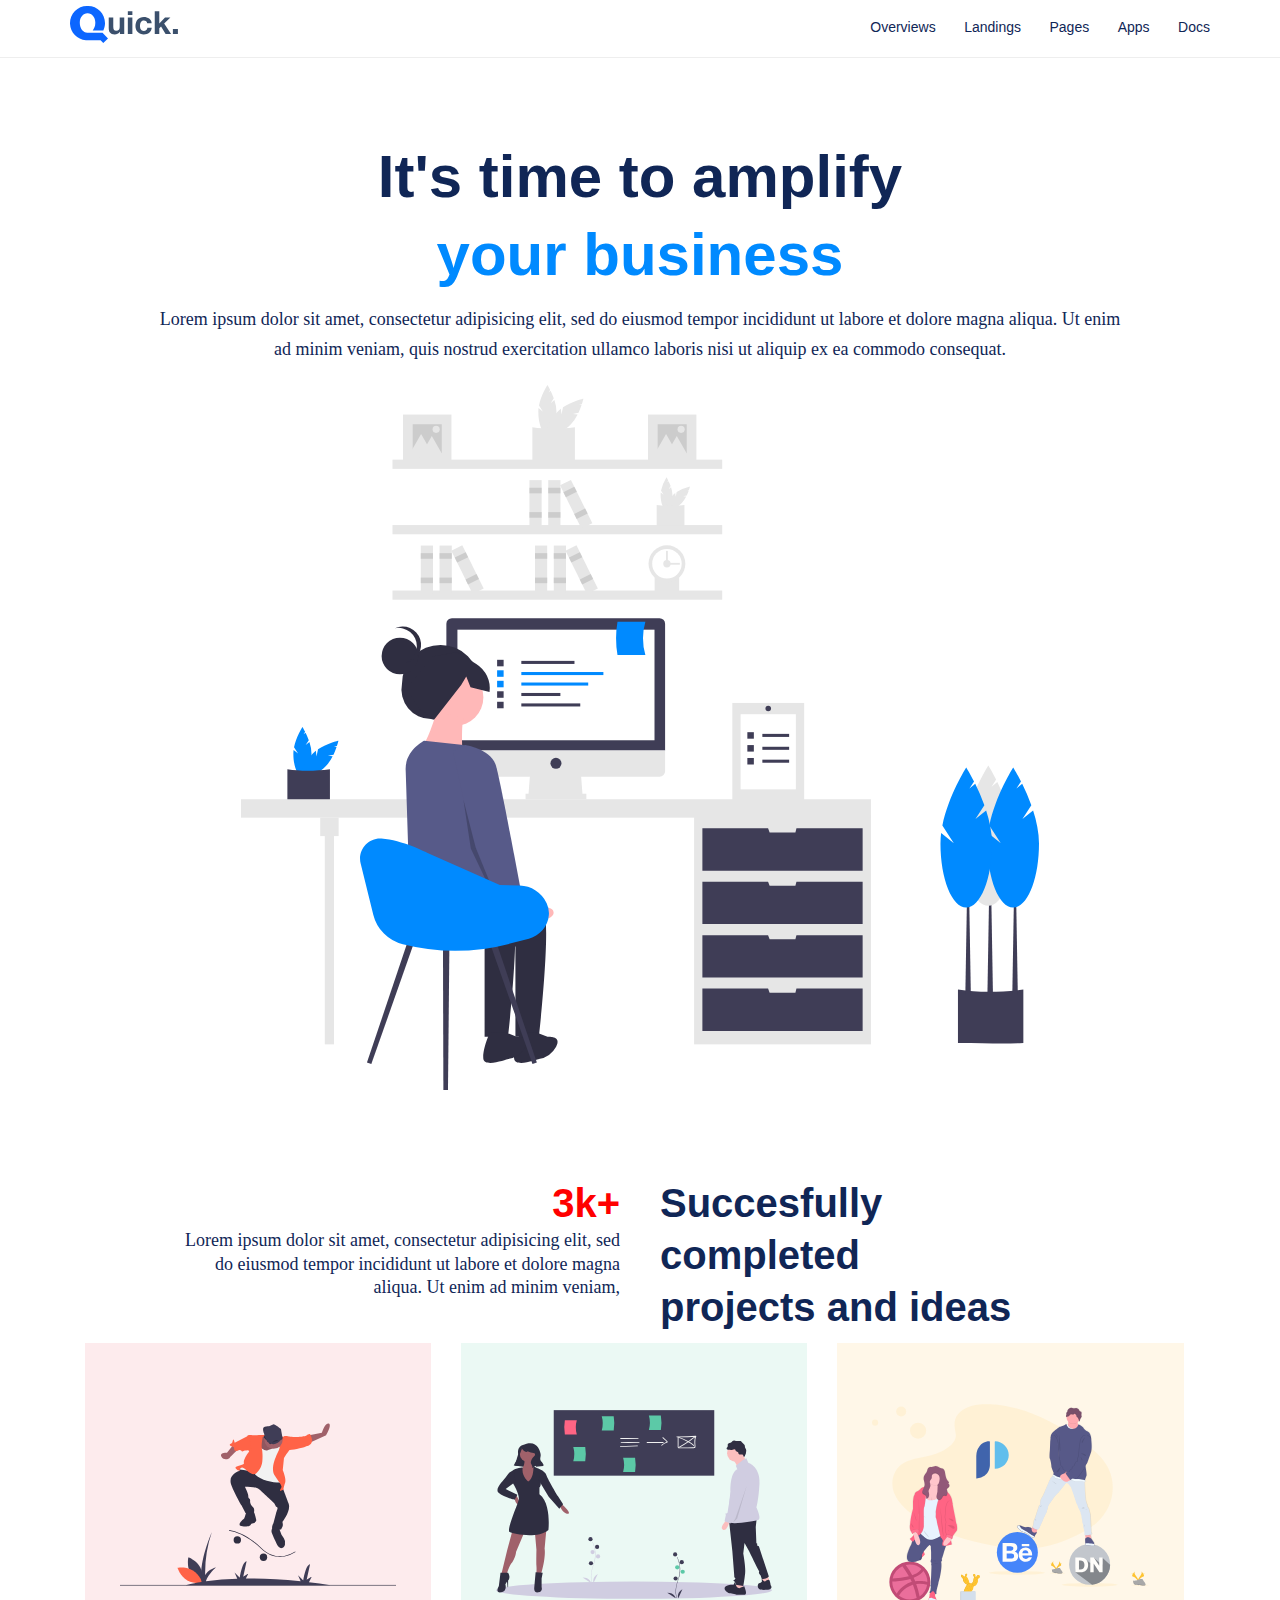
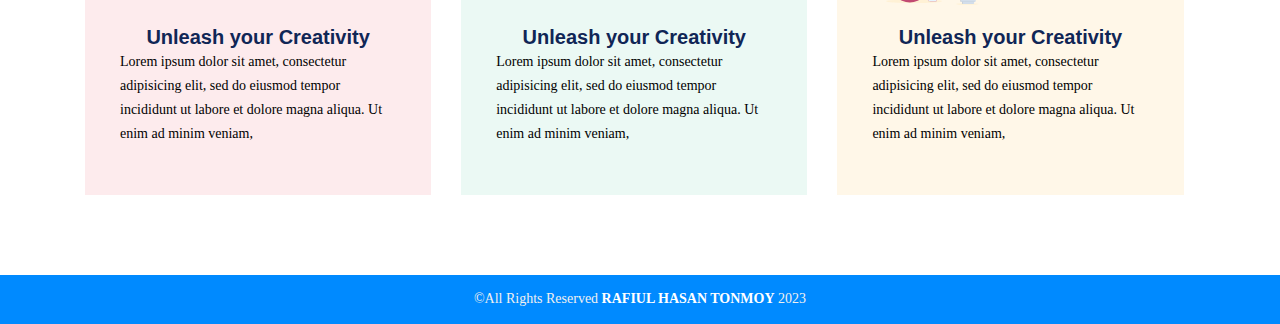
<file: index.html>
<!DOCTYPE html>
<html>
<head>
	<meta charset="utf-8">
	<meta name="viewport" content="width=device-width, initial-scale=1">
	<title>Home | Page</title>
	<!--Css linking here  -->
	<link rel="stylesheet" type="text/css" href="style.css">
</head>
<body>
	<!-- Header Start -->
	<header class="header">
		<div class="container"> 
			<div class="row">
				<div class="col-6" >
					<a href="index.html" class="logo">
						<img src="dark.svg">
					</a>
				</div>
				<div class="col-6">
					<ul>
						<a href="#"><li>Overviews</li></a>
						<a href="landing.html"><li>Landings</li></a>
						<a href="#"><li>Pages</li></a>
						<a href="#"><li>Apps</li></a>
						<a href="#"><li>Docs</li></a>
					</ul>		
				</div>
			</div>
		</div>
	</header>
	<!-- Header End -->
	<!-- Banner Start -->
	<section class="banner">
		<div class="container">
			<div class="row">
				<div class="col-12">
					<h1>It's time to amplify <br> <span> your business</span> </h1>
					<p> Lorem ipsum dolor sit amet, consectetur adipisicing elit, sed do eiusmod
					tempor incididunt ut labore et dolore magna aliqua. Ut enim ad minim veniam,
					quis nostrud exercitation ullamco laboris nisi ut aliquip ex ea commodo
					consequat. 
					</p>
					<img src="illustration-1.svg" class="banner-image">
				</div>
			</div>
		</div>
		
	</section>
	<!-- Banner End -->
	<!-- line2 start -->


	<section class="line2">
		<div class="container">
			<div class="row">
				<div class="col-6">
					<div class="leftside">
					<h1 >3k+</h1>
					<p >Lorem ipsum dolor sit amet, consectetur adipisicing elit, sed do eiusmod
					tempor incididunt ut labore et dolore magna aliqua. Ut enim ad minim veniam,
					</p>
				</div>
				</div>	
				<div class="col-6">
					<div class="rightside">
						<h1>Succesfully <br>completed <br> projects and ideas </h1>
					</div>
				</div>			
			</div>
		</div>
	</section>


	<!-- line2 end -->

	<!-- pics3 start -->
	<section class="pics3">
		<div class="container">
			<div class="row">
				<div class="col-4">
					<div class="leftpic">
						<img src="illustration-5.svg">
						<h4>Unleash your Creativity</h4>
						<p>Lorem ipsum dolor sit amet, consectetur adipisicing elit, sed do eiusmod
						tempor incididunt ut labore et dolore magna aliqua. Ut enim ad minim veniam,
						</p>
					</div>
				</div>
				<div class="col-4">
					<div class="midpic">
						<img src="illustration-6.svg">
						<h4>Unleash your Creativity</h4>
						<p>Lorem ipsum dolor sit amet, consectetur adipisicing elit, sed do eiusmod
						tempor incididunt ut labore et dolore magna aliqua. Ut enim ad minim veniam,
						</p>
					</div>
				</div>
				<div class="col-4">
					<div class="rightpic">
						<img src="illustration-7.svg">
						<h4>Unleash your Creativity</h4>
						<p>Lorem ipsum dolor sit amet, consectetur adipisicing elit, sed do eiusmod
						tempor incididunt ut labore et dolore magna aliqua. Ut enim ad minim veniam,
						</p>
					</div>
				</div>			
			</div>
		</div>
	</section>
	<!-- pics3 end -->
	<!--Footer Start  -->
	<footer class="footer">
		<div class="container">
			<div class="row">
				<div class="col-12">
					<p> &copy;All Rights Reserved <span>Rafiul Hasan Tonmoy</span> 2023</p>
				</div>
			</div>
		</div>
	</footer>
	<!-- Footer End -->

</body>
</html>
</file>
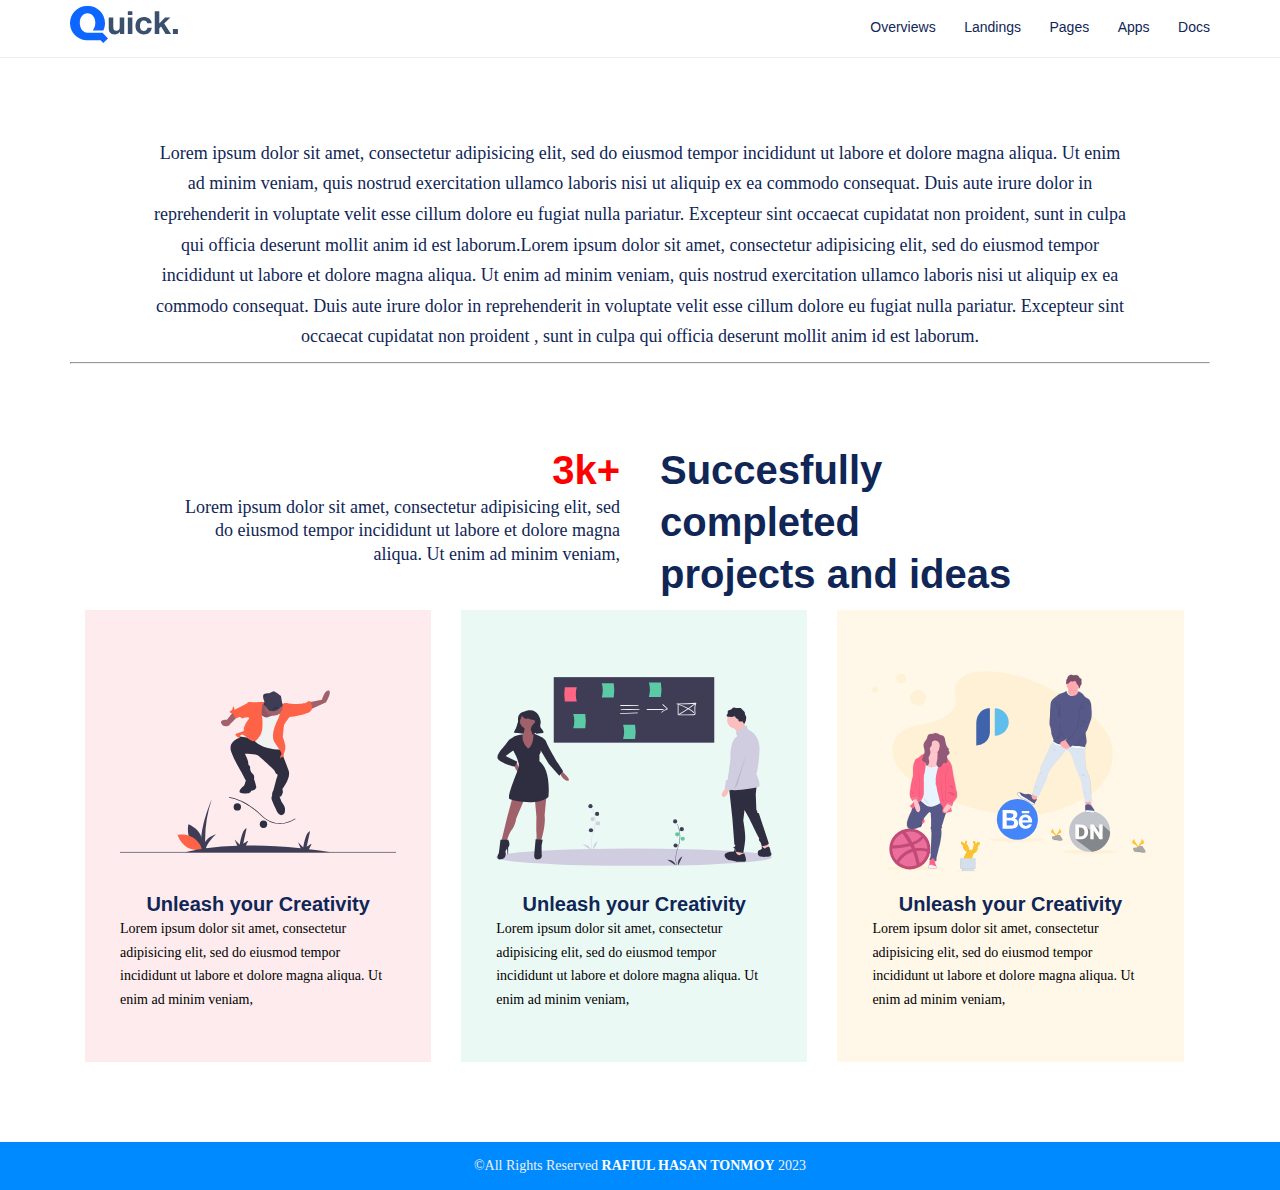
<file: landing.html>
<!DOCTYPE html>
<html>
<head>
	<meta charset="utf-8">
	<meta name="viewport" content="width=device-width, initial-scale=1">
	<title>Home | Page</title>
	<!--Css linking here  -->
	<link rel="stylesheet" type="text/css" href="style.css">
</head>
<body>
	<!-- Header Start -->
	<header class="header">
		<div class="container"> 
			<div class="row">
				<div class="col-6" >
					<a href="index.html">
						<img src="dark.svg">
					</a>
				</div>
				<div class="col-6">
					<ul class="menu">
						<a href="#"><li>Overviews</li></a>
						<a href="landing.html"><li>Landings</li></a>
						<a href="#"><li>Pages</li></a>
						<a href="#"><li>Apps</li></a>
						<a href="#"><li>Docs</li></a>
					</ul>		
				</div>
			</div>
		</div>
	</header>
	<!-- Header End -->
	<!-- Banner Start -->
	<section class="banner">
		<div class="container">
			<div class="row">
				<div class="col-12">
					<p>Lorem ipsum dolor sit amet, consectetur adipisicing elit, sed do eiusmod
					tempor incididunt ut labore et dolore magna aliqua. Ut enim ad minim veniam,
					quis nostrud exercitation ullamco laboris nisi ut aliquip ex ea commodo
					consequat. Duis aute irure dolor in reprehenderit in voluptate velit esse
					cillum dolore eu fugiat nulla pariatur. Excepteur sint occaecat cupidatat non
					proident, sunt in culpa qui officia deserunt mollit anim id est laborum.Lorem ipsum dolor sit amet, consectetur adipisicing elit, sed do eiusmod
					tempor incididunt ut labore et dolore magna aliqua. Ut enim ad minim veniam,
					quis nostrud exercitation ullamco laboris nisi ut aliquip ex ea commodo
					consequat. Duis aute irure dolor in reprehenderit in voluptate velit esse
					cillum dolore eu fugiat nulla pariatur. Excepteur sint occaecat cupidatat non
					proident , sunt in culpa qui officia deserunt mollit anim id est laborum.</p>
				</div>
				<hr>
			</div>

		</div>
		
	</section>
	<!-- Banner End -->
	<!-- line2 start -->


	<section class="line2">
		<div class="container">
			<div class="row">
				<div class="col-6">
					<div class="leftside">
					<h1 >3k+</h1>
					<p >Lorem ipsum dolor sit amet, consectetur adipisicing elit, sed do eiusmod
					tempor incididunt ut labore et dolore magna aliqua. Ut enim ad minim veniam,
					</p>
				</div>
				</div>	
				<div class="col-6">
					<div class="rightside">
						<h1>Succesfully <br>completed <br> projects and ideas </h1>
					</div>
				</div>			
			</div>
		</div>
	</section>


	<!-- line2 end -->

	<!-- pics3 start -->
	<section class="pics3">
		<div class="container">
			<div class="row">
				<div class="col-4">
					<div class="leftpic">
						<img src="illustration-5.svg">
						<h4>Unleash your Creativity</h4>
						<p>Lorem ipsum dolor sit amet, consectetur adipisicing elit, sed do eiusmod
						tempor incididunt ut labore et dolore magna aliqua. Ut enim ad minim veniam,
						</p>
					</div>
				</div>
				<div class="col-4">
					<div class="midpic">
						<img src="illustration-6.svg">
						<h4>Unleash your Creativity</h4>
						<p>Lorem ipsum dolor sit amet, consectetur adipisicing elit, sed do eiusmod
						tempor incididunt ut labore et dolore magna aliqua. Ut enim ad minim veniam,
						</p>
					</div>
				</div>
				<div class="col-4">
					<div class="rightpic">
						<img src="illustration-7.svg">
						<h4>Unleash your Creativity</h4>
						<p>Lorem ipsum dolor sit amet, consectetur adipisicing elit, sed do eiusmod
						tempor incididunt ut labore et dolore magna aliqua. Ut enim ad minim veniam,
						</p>
					</div>
				</div>			
			</div>
		</div>
	</section>
	<!-- pics3 end -->
	<!--Footer Start  -->
	<footer class="footer">
		<div class="container">
			<div class="row">
				<div class="col-12">
					<p> &copy;All Rights Reserved <span>Rafiul Hasan Tonmoy</span> 2023</p>
				</div>
			</div>
		</div>
	</footer>
	<!-- Footer End -->

</body>
</html>
</file>
<file: style.css>
* {
	margin: 0px;
	padding: 0px;
}

body {
	font-size: 14px;
	line-height: 1.7em;
}

a {
	text-decoration: none;

}

a:hover {
	text-decoration: none;
}

h1,h2,h3,h4,h5,h6 {
	font-family: 'Roboto', sans-serif;
}

/*  #102656 
	#008aff

*/


.container {
	width: 1140px;
	margin: 0px auto;

}
.semi-container {
	border-bottom: 2px solid #eee;
}

.row {
	width: 100%;
	float: left;
}
.col-12 {
	width: 100%;
	float: left;
}
.col-6  {
	width: 50%;
	float: left;
}
.col-4 {
	width: 33%;
	float: left;
}
.header {
	width: 100%;
	float: left;
	padding: 10px 0 px;
	border-bottom: 1px solid #eee;
}
.header img {
	margin-top: 6px;
}
.header a {
	cursor: pointer;
	text-decoration: none;
	transition: 1.2s;

}
.header ul li:hover {
	color: #008aff;
} 

.header ul {
	text-align: right;	
	display: block;
	text-decoration: none;

}
.header ul li {
	font-family: 'Roboto', sans-serif;
	text-decoration: none;
	display: inline-block;
	color: #102656 ;
	margin: 16px 0px 17px 25px;
}
.banner {
	width: 100%;
	float: left;
	padding: 80px 0px;
	padding-bottom:80px ;
	text-align:center ;
}
.banner h1 {
	font-size: 60px;
	font-weight: 800;
	line-height: 1.3em;
	color: 	#102656 ;
	margin: 0px 0px 10px;
}
.banner p {
	font-size: 18px;
	line-height: 1.7em;
	color: #102656 ;
	margin: 0px 80px 10px 80px;

}
.banner h1 span {
	color:#008aff ;

}

.banner img {
	width: 70%;
	margin: 10px 0px 0px;
}
.leftside {
	width: 100% ;
	float: left;
}
.rightside {
	width: 100%;
	float: right;
}
.line2 .leftside h1{
	font-size: 40px;
	line-height: 1.3em;
	text-align:right;
	color:red ;
	margin-right: 20px;
}

.line2 .leftside p {
	line-height: 1.3em;
	color: #102656;	
	font-size: 18px;
	margin-left: 100px;
	margin-right:20px ;
	text-align:right;
}

.line2 .rightside h1 {
	font-size: 40px;
	line-height: 1.3em;
	color: #102656;
	margin-left: 20px;
}
.pics3 {
	width: 100%;
	float: left;
	padding: 10px 0px 80px;
}

.pics3 .leftpic {
	background: #FDEBED ;
	padding:50px 35px;
	margin: 0px 15px;

}

.pics3 .leftpic img {
	width: 100%;
	height: 223px;
}

.pics3 .leftpic h4 {
	font-size: 20px;
	line-height: 1.3em;
	color: #102656;
	text-align: center;
}
.pics3 .leftpic p {
	font-size: 14px;
}

.pics3 .midpic   {
	background: #EBF9F4 ;
	padding:50px 35px;
	margin: 0px 15px;

}

.pics3 .midpic   img {
	width: 100%;
	height: 223px;
}

.pics3 .midpic  h4 {
	font-size: 20px;
	line-height: 1.3em;
	color: #102656;
	text-align: center;
}
.pics3 .midpic  p {
	font-size: 14px;
}
.pics3 .rightpic  {

	margin: 0px 15px;
	background: #FFF7E8 ;
	padding:50px 35px;
}

.pics3 .rightpic  img {
	width: 100%;
	height: 223px;
}

.pics3 .rightpic h4 {
	font-size: 20px;
	line-height: 1.3em;
	color: #102656;
	text-align: center;
}
.pics3 .rightpic p {
	font-size: 14px;
}

.footer {
	width: 100%;
	float: left;
	padding:15px 0px;
	background:#008AFF ;
}

.footer p {
	font-size: 14px;
	line-height: 1.3em;
	text-align: center;
	color: #F0F0F0;
}

.footer	p span {
	font-weight: 700;
	text-transform: ;
	color: white;
	text-transform: uppercase;

}
/*
	#Screen Resolution : 280px to 319px ;
	#Devices : Most of the Smartphones;
*/
@media (min-width: 279px) and (max-width: 319px) {
/*Css start*/
.container {
	width: 100%;
}
.container .logo {
	text-align: center;

	display: block;
}
.row {
	width: 100%;
	float: left;
}
.col-12 {
	width: 100%;
	float: left;
}
.col-6  {
	width: 100%;
	float: none;
}
.col-4 {
	width: 100%;
	float: none;
}
.header ul li {
	font-family: 'Roboto', sans-serif;
	text-decoration: none;
	display: inline-block;
	color: #102656 ;
	font-size: 12px;
	margin: 16px 7px 17px 7px;
	padding-right: 0px;
	text-align: center;
}

.header ul li:hover {
	color: #008aff;
} 
.banner {
	padding: 30px 0px;
	margin: 0px auto;
}
.banner h1 {
	font-size: 22px;
}
.banner p {
	font-size: 10px;
}
.line2 .leftside {
	text-align: center;
	float: none;
}
.line2 .leftside h1 {
	text-align: center;
	font-size: 32px;
	margin: auto;
}
.line2 .leftside p {
	text-align: center;
	font-size: 10px;
	margin: auto 40px;

}
.line2 .rightside h1 {
	text-align: center;
	font-size: 32px;
	margin: auto 40px;
}
.pics3 .leftpic {
	padding:35px 25px;
	margin: 15px 15px 30px 15px;
	font-size: 12px;
}
.pics3 .midpic {
	padding:35px 25px;
	margin: 15px 15px 30px 15px;
	font-size: 12px;
}
.pics3 .rightpic {
	padding:35px 25px;
	margin: 15px 15px 0px 15px;
	font-size: 12px;
}
.footer {
	margin-top: 0px;
}


/*Css end*/

}
/*
	#Screen Resolution : 320px to 480px ;
	#Devices : Most of the Smartphones;
*/
@media (min-width: 320px) and (max-width: 480px) {
/*Css start*/

.container {
	width: 100%;
}
.container .logo {
	text-align: center;

	display: block;
}
.row {
	width: 100%;
	float: left;
}
.col-12 {
	width: 100%;
	float: left;
}
.col-6  {
	width: 100%;
	float: none;
}
.col-4 {
	width: 100%;
	float: none;
}
.header ul li {
	font-family: 'Roboto', sans-serif;
	text-decoration: none;
	display: inline-block;
	color: #102656 ;
	font-size: 10px;
	margin: 16px 15px 17px 15px;
	padding-right: 5px;
	text-align: center;
}

.header ul li:hover {
	color: #008aff;
} 
.banner {
	padding: 30px 0px;
}
.banner h1 {
	font-size: 26px;
}
.banner p {
	font-size: 10px;
}
.line2 .leftside {
	text-align: center;
	float: none;
}
.line2 .leftside h1 {
	text-align: center;
	font-size: 26px;
	margin: auto;
}
.line2 .leftside p {
	text-align: center;
	font-size: 10px;
	margin: auto 40px;

}
.line2 .rightside h1 {
	text-align: center;
	font-size: 26px;
	margin: auto 40px;
}
.pics3 .leftpic {
	padding:35px 25px;
	margin: 15px 15px 30px 15px;
	font-size: 10px;
}
.pics3 .midpic {
	padding:35px 25px;
	margin: 15px 15px 30px 15px;
	font-size: 10px;
}
.pics3 .rightpic {
	padding:35px 25px;
	margin: 15px 15px 0px 15px;
	font-size: 10px;
}
.footer {
	margin-top: 0px;
}
/*Css end*/

}
/*
	#Screen Resolution : 481px to 767px ;
	#Devices : Most of the Hight Resolution Mobile Phones and Low Resolution Tab;
*/
@media (min-width: 481px) and (max-width: 767px) {
/*Css start*/
.container {
	width: 100%;
}
.container .logo {
	text-align: center;

	display: block;
}
.row {
	width: 100%;
	float: left;
}
.col-12 {
	width: 100%;
	float: left;
}
.col-6  {
	width: 100%;
	float: none;
}
.col-4 {
	width: 100%;
	float: none;
}
.header ul li {
	font-family: 'Roboto', sans-serif;
	text-decoration: none;
	display: inline-block;
	color: #102656 ;
	font-size: 12px;
	margin: 16px 35px 17px 35px;
	padding-right: 5px;
	text-align: center;
}

.header ul li:hover {
	color: #008aff;
} 
.banner {
	padding: 30px 0px;
}
.banner h1 {
	font-size: 40px;
}
.banner p {
	font-size: 12px;
}
.line2 .leftside {
	text-align: center;
	float: none;
}
.line2 .leftside h1 {
	text-align: center;
	font-size: 40px;
	margin: auto;
}
.line2 .leftside p {
	text-align: center;
	font-size: 12px;
	margin: auto 40px;

}
.line2 .rightside h1 {
	text-align: center;
	font-size: 40px;
	margin: auto 40px;
}
.pics3 .leftpic {
	padding:35px 25px;
	margin: 15px 15px 30px 15px;
	font-size: 12px;
}
.pics3 .midpic {
	padding:35px 25px;
	margin: 15px 15px 30px 15px;
	font-size: 12px;
}
.pics3 .rightpic {
	padding:35px 25px;
	margin: 15px 15px 0px 15px;
	font-size: 12px;
}
.footer {
	margin-top: 0px;
}


/*Css end*/

}
/*
	#Screen Resolution : 768 to 1024px ;
	#Devices : Most of the Tab, Mini Notebook;
*/
@media (min-width: 768px) and (max-width: 1024px) {
/*Css start*/
.container {
	width: 90%;
}
.container .logo {
	text-align: center;

	display: block;
}
.row {
	width: 100%;
	float: left;
}
.col-12 {
	width: 100%;
	float: left;
}
.col-6  {
	width: 100%;
	float: none;
}
.col-4 {
	width: 100%;
	float: none;
}
.header ul li {
	font-family: 'Roboto', sans-serif;
	text-decoration: none;
	display: inline-block;
	color: #102656 ;
	font-size: 16px;
	margin: 16px 44px 17px 44px;
	padding-right: 5px;
	text-align: center;
}

.header ul li:hover {
	color: #008aff;
} 
.banner {
	padding: 30px 0px;
}
.banner h1 {
	font-size: 44px;
}
.banner p {
	font-size: 16px;
}
.line2 .leftside {
	text-align: center;
	float: none;
}
.line2 .leftside h1 {
	text-align: center;
	font-size: 44px;
	margin: auto;
}
.line2 .leftside p {
	text-align: center;
	font-size: 16px;
	margin: auto 40px;

}
.line2 .rightside h1 {
	text-align: center;
	font-size: 44px;
	margin: auto 40px;
}
.pics3 .leftpic {
	padding:35px 25px;
	margin: 15px 15px 30px 15px;
	font-size: 16px;
}
.pics3 .midpic {
	padding:35px 25px;
	margin: 15px 15px 30px 15px;
	font-size: 16px;
}
.pics3 .rightpic {
	padding:35px 25px;
	margin: 15px 15px 0px 15px;
	font-size: 16px;
}
.footer {
	margin-top: 0px;
}


/*Css end*/
</file>
